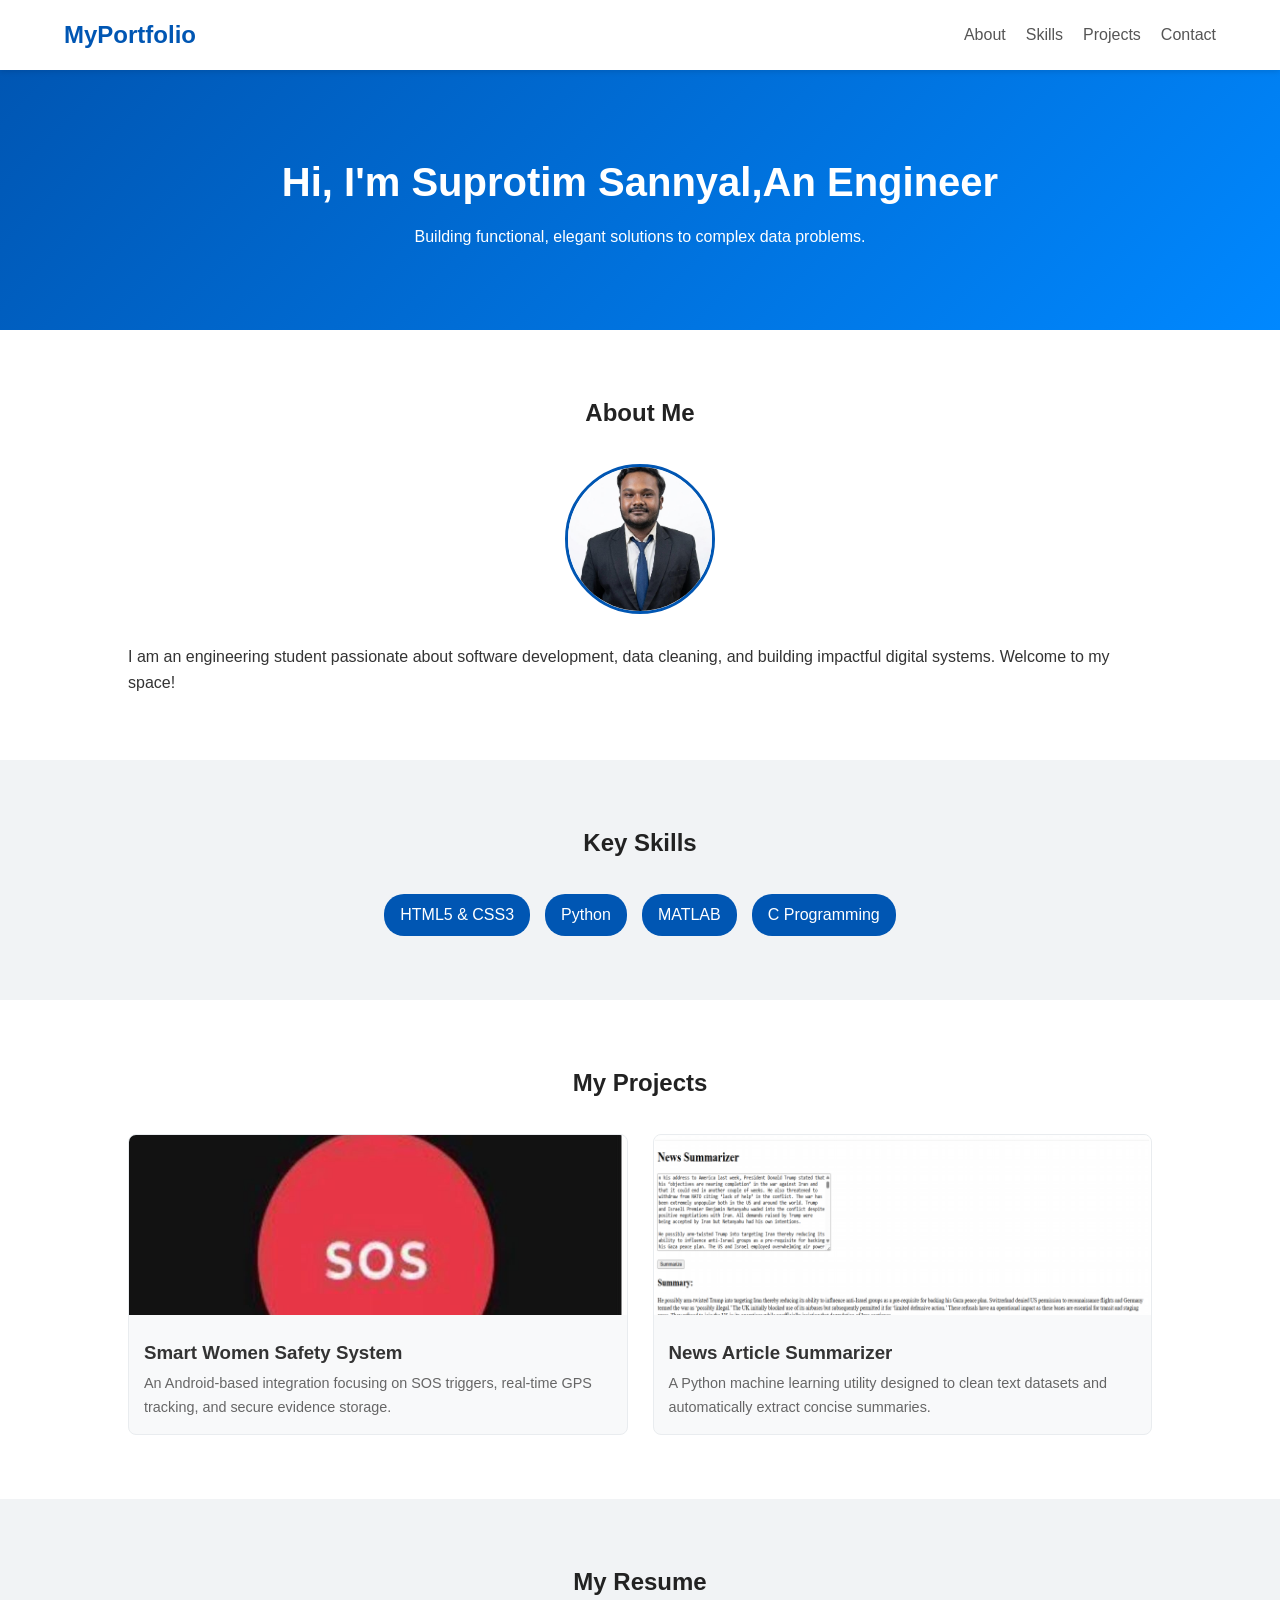
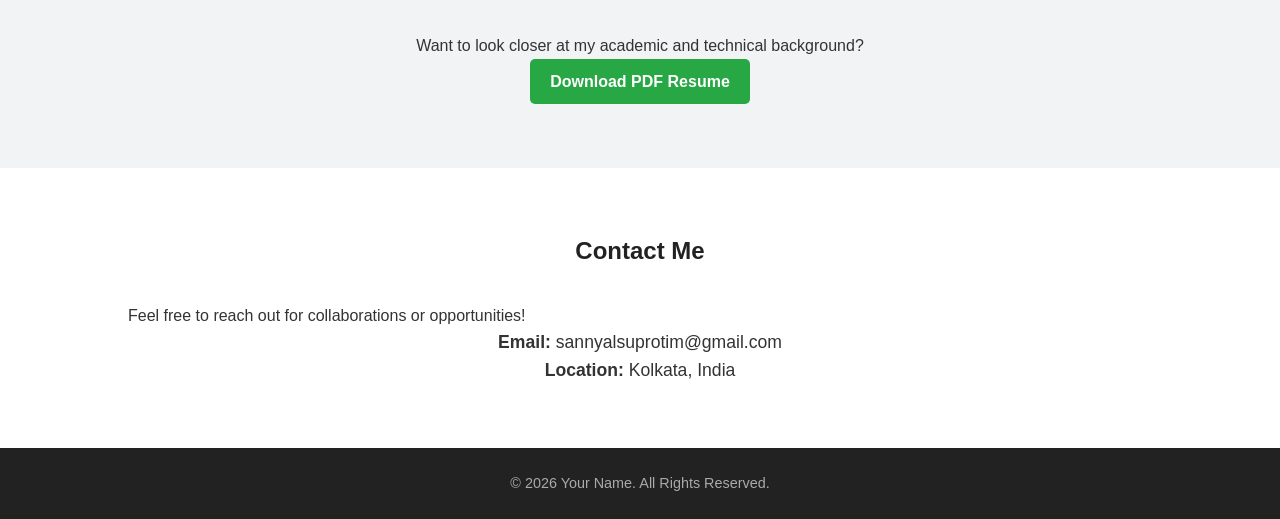
<file: Web Development Task1-Portfolio/index.html>
<!DOCTYPE html>
<html lang="en">
<head>
    <meta charset="UTF-8">
    <meta name="viewport" content="width=device-width, initial-scale=1.0">
    <title>My Personal Portfolio</title>
    <link rel="stylesheet" href="style.css">
</head>
<body>

    <header>
        <div class="logo">MyPortfolio</div>
        <nav>
            <ul>
                <li><a href="#about">About</a></li>
                <li><a href="#skills">Skills</a></li>
                <li><a href="#projects">Projects</a></li>
                <li><a href="#contact">Contact</a></li>
            </ul>
        </nav>
    </header>

    <section class="hero">
        <h1>Hi, I'm Suprotim Sannyal,An Engineer</h1>
        <p>Building functional, elegant solutions to complex data problems.</p>
    </section>

    <section id="about" class="section">
        <h2>About Me</h2>
        <div class="about-container">
            <img src="images/profile.jpg" alt="Your Name" class="profile-img">
            <p>I am an engineering student passionate about software development, data cleaning, and building impactful digital systems. Welcome to my space!</p>
        </div>
    </section>

    <section id="skills" class="section-alt">
        <h2>Key Skills</h2>
        <div class="skills-grid">
            <span class="skill-tag">HTML5 & CSS3</span>
            <span class="skill-tag">Python</span>
            <span class="skill-tag">MATLAB</span>
            <span class="skill-tag">C Programming</span>
        </div>
    </section>

    <section id="projects" class="section">
        <h2>My Projects</h2>
        <div class="projects-grid">
            
            <div class="project-card">
                <img src="images/project1.jpg" alt="Project 1 Screenshot">
                <h3>Smart Women Safety System</h3>
                <p>An Android-based integration focusing on SOS triggers, real-time GPS tracking, and secure evidence storage.</p>
            </div>

            <div class="project-card">
                <img src="images/project2.jpg" alt="Project 2 Screenshot">
                <h3>News Article Summarizer</h3>
                <p>A Python machine learning utility designed to clean text datasets and automatically extract concise summaries.</p>
            </div>

        </div>
    </section>

    <section id="resume" class="section-alt text-center">
        <h2>My Resume</h2>
        <p>Want to look closer at my academic and technical background?</p>
        <a href="resume.pdf" target="_blank" class="btn">Download PDF Resume</a>
    </section>

    <section id="contact" class="section">
        <h2>Contact Me</h2>
        <p>Feel free to reach out for collaborations or opportunities!</p>
        <div class="contact-info">
            <p><strong>Email:</strong> sannyalsuprotim@gmail.com</p>
            <p><strong>Location:</strong> Kolkata, India</p>
        </div>
    </section>

    <footer>
        <p>&copy; 2026 Your Name. All Rights Reserved.</p>
    </footer>

</body>
</html>
</file>
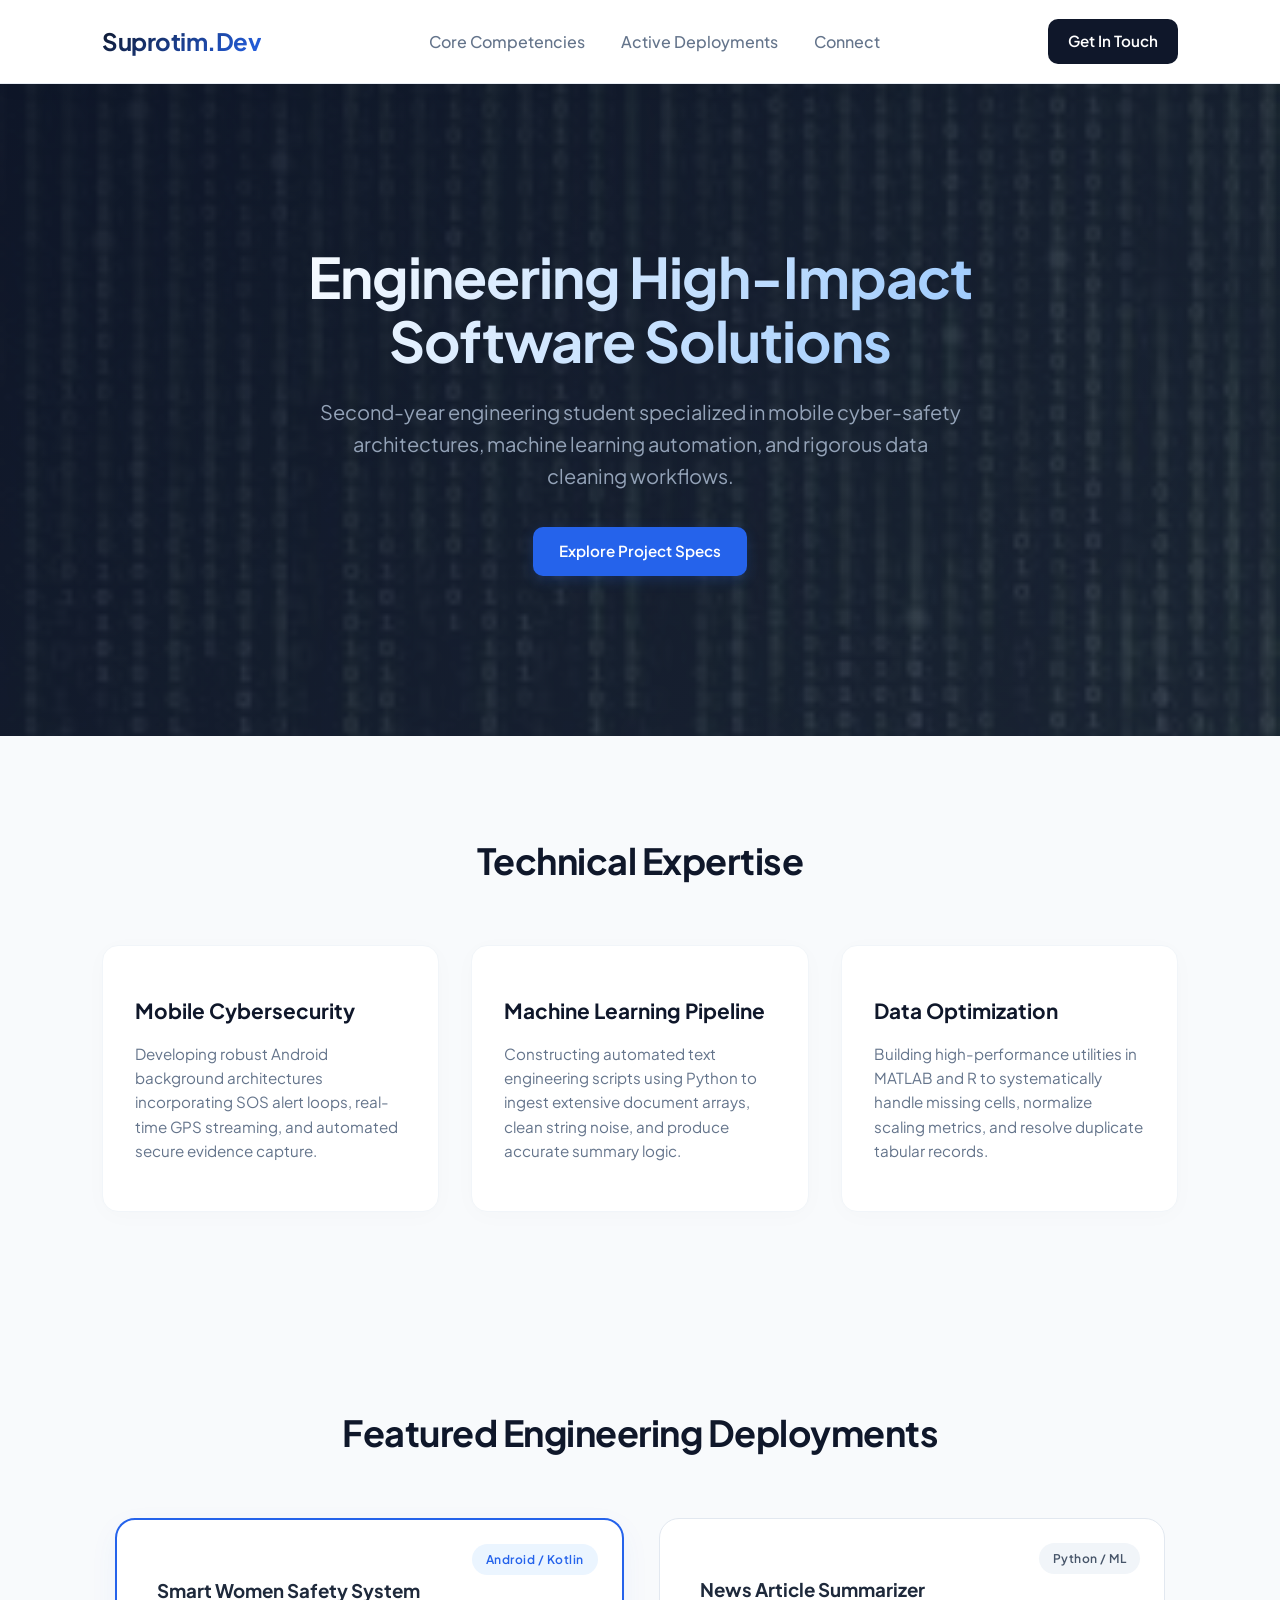
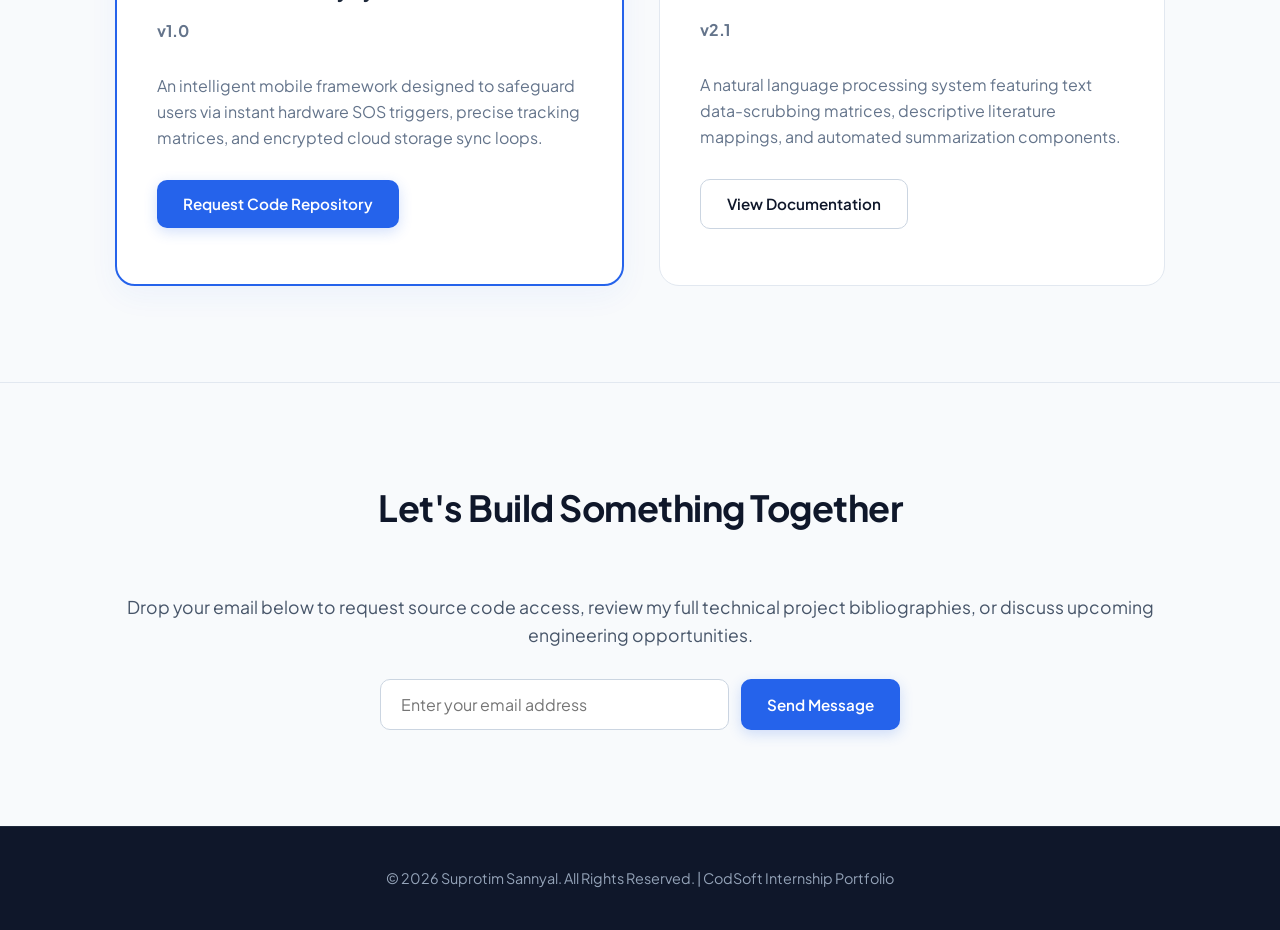
<file: Web Development Task2-LandingPage/index.html>
<!DOCTYPE html>
<html lang="en">
<head>
    <meta charset="UTF-8">
    <meta name="viewport" content="width=device-width, initial-scale=1.0">
    <title>Suprotim Sannyal | Technical Projects & Solutions</title>
    <link rel="stylesheet" href="style.css">
</head>
<body>

    <header>
        <div class="logo">Suprotim.Dev</div>
        <nav>
            <ul>
                <li><a href="#specialties">Core Competencies</a></li>
                <li><a href="#projects">Active Deployments</a></li>
                <li><a href="#cta">Connect</a></li>
            </ul>
        </nav>
        <a href="#cta" class="btn-nav">Get In Touch</a>
    </header>

    <section class="hero">
        <div class="hero-content">
            <h1>Engineering High-Impact Software Solutions</h1>
            <p>Second-year engineering student specialized in mobile cyber-safety architectures, machine learning automation, and rigorous data cleaning workflows.</p>
            <a href="#projects" class="btn-primary">Explore Project Specs</a>
        </div>
    </section>

    <section id="specialties" class="features-section">
        <h2>Technical Expertise</h2>
        <div class="features-grid">
            <div class="feature-card">
                <h3>Mobile Cybersecurity</h3>
                <p>Developing robust Android background architectures incorporating SOS alert loops, real-time GPS streaming, and automated secure evidence capture.</p>
            </div>
            <div class="feature-card">
                <h3>Machine Learning Pipeline</h3>
                <p>Constructing automated text engineering scripts using Python to ingest extensive document arrays, clean string noise, and produce accurate summary logic.</p>
            </div>
            <div class="feature-card">
                <h3>Data Optimization</h3>
                <p>Building high-performance utilities in MATLAB and R to systematically handle missing cells, normalize scaling metrics, and resolve duplicate tabular records.</p>
            </div>
        </div>
    </section>

    <section id="projects" class="product-section">
        <h2>Featured Engineering Deployments</h2>
        <div class="product-container">
            
            <div class="product-box special-box">
                <div class="badge premium">Android / Kotlin</div>
                <h3>Smart Women Safety System</h3>
                <p class="price">v1.0</p>
                <p>An intelligent mobile framework designed to safeguard users via instant hardware SOS triggers, precise tracking matrices, and encrypted cloud storage sync loops.</p>
                <a href="#cta" class="btn-primary">Request Code Repository</a>
            </div>

            <div class="product-box">
                <div class="badge">Python / ML</div>
                <h3>News Article Summarizer</h3>
                <p class="price">v2.1</p>
                <p>A natural language processing system featuring text data-scrubbing matrices, descriptive literature mappings, and automated summarization components.</p>
                <a href="#cta" class="btn-secondary">View Documentation</a>
            </div>

        </div>
    </section>

    <section id="cta" class="cta-section">
        <h2>Let's Build Something Together</h2>
        <p>Drop your email below to request source code access, review my full technical project bibliographies, or discuss upcoming engineering opportunities.</p>
        <div class="cta-form">
            <input type="email" placeholder="Enter your email address" required>
            <button class="btn-primary">Send Message</button>
        </div>
    </section>

    <footer>
        <p>&copy; 2026 Suprotim Sannyal. All Rights Reserved. | CodSoft Internship Portfolio</p>
    </footer>

</body>
</html>
</file>
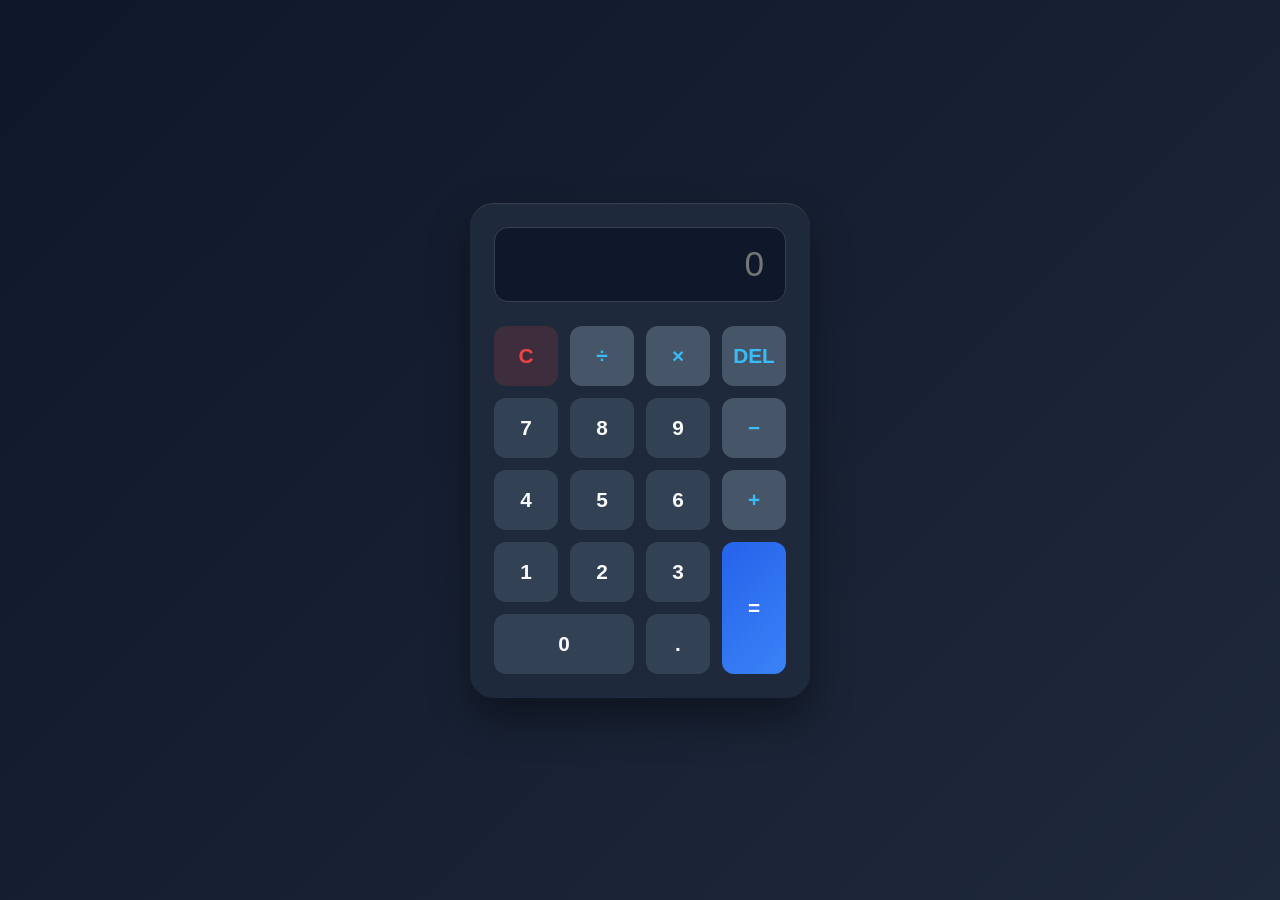
<file: Web Development Task3-Calculator/index.html>
<!DOCTYPE html>
<html lang="en">
<head>
    <meta charset="UTF-8">
    <meta name="viewport" content="width=device-width, initial-scale=1.0">
    <title>Suprotim Sannyal | Interactive Calculator</title>
    <link rel="stylesheet" href="style.css">
</head>
<body>

    <div class="calculator-container">
        <input type="text" id="display" readonly placeholder="0">

        <div class="buttons-grid">
            <button class="btn clear" onclick="clearDisplay()">C</button>
            <button class="btn operator" onclick="appendValue('/')">÷</button>
            <button class="btn operator" onclick="appendValue('*')">×</button>
            <button class="btn operator" onclick="deleteLast()">DEL</button>

            <button class="btn font-num" onclick="appendValue('7')">7</button>
            <button class="btn font-num" onclick="appendValue('8')">8</button>
            <button class="btn font-num" onclick="appendValue('9')">9</button>
            <button class="btn operator" onclick="appendValue('-')">−</button>

            <button class="btn font-num" onclick="appendValue('4')">4</button>
            <button class="btn font-num" onclick="appendValue('5')">5</button>
            <button class="btn font-num" onclick="appendValue('6')">6</button>
            <button class="btn operator" onclick="appendValue('+')">+</button>

            <button class="btn font-num" onclick="appendValue('1')">1</button>
            <button class="btn font-num" onclick="appendValue('2')">2</button>
            <button class="btn font-num" onclick="appendValue('3')">3</button>
            <button class="btn equal" onclick="calculateResult()">=</button>

            <button class="btn font-num zero" onclick="appendValue('0')">0</button>
            <button class="btn font-num" onclick="appendValue('.')">.</button>
        </div>
    </div>

    <script src="script.js"></script>
</body>
</html>
</file>
<file: Web Development Task1-Portfolio/style.css>
/* Universal Resets */
* {
    margin: 0;
    padding: 0;
    box-sizing: border-box;
    font-family: 'Segoe UI', Tahoma, Geneva, Verdana, sans-serif;
    scroll-behavior: smooth;
}

body {
    background-color: #f8f9fa;
    color: #333;
    line-height: 1.6;
}

/* Header & Navigation */
header {
    background-color: #ffffff;
    display: flex;
    justify-content: space-between;
    align-items: center;
    padding: 1rem 5%;
    position: sticky;
    top: 0;
    box-shadow: 0 2px 5px rgba(0,0,0,0.1);
    z-index: 1000;
}

.logo {
    font-weight: bold;
    font-size: 1.5rem;
    color: #0056b3;
}

nav ul {
    display: flex;
    list-style: none;
}

nav ul li {
    margin-left: 20px;
}

nav ul li a {
    text-decoration: none;
    color: #555;
    font-weight: 500;
    transition: color 0.3s;
}

nav ul li a:hover {
    color: #0056b3;
}

/* Hero Section */
.hero {
    background: linear-gradient(135deg, #0056b3, #0088ff);
    color: white;
    text-align: center;
    padding: 5rem 1rem;
}

.hero h1 {
    font-size: 2.5rem;
    margin-bottom: 10px;
}

/* General Sections */
.section {
    padding: 4rem 10%;
    background-color: #ffffff;
}

.section-alt {
    padding: 4rem 10%;
    background-color: #f1f3f5;
}

h2 {
    text-align: center;
    margin-bottom: 2rem;
    position: relative;
    color: #222;
}

/* About Section Styles */
.about-container {
    display: flex;
    align-items: center;
    gap: 30px;
    flex-wrap: wrap;
    justify-content: center;
}

.profile-img {
    width: 150px;
    height: 150px;
    border-radius: 50%;
    object-fit: cover;
    border: 3px solid #0056b3;
}

/* Skills Badges */
.skills-grid {
    display: flex;
    justify-content: center;
    gap: 15px;
    flex-wrap: wrap;
}

.skill-tag {
    background-color: #0056b3;
    color: white;
    padding: 8px 16px;
    border-radius: 20px;
    font-weight: 500;
}

/* Projects Layout */
.projects-grid {
    display: grid;
    grid-template-columns: repeat(auto-fit, minmax(280px, 1fr));
    gap: 25px;
}

.project-card {
    background-color: #f8f9fa;
    border: 1px solid #e9ecef;
    border-radius: 8px;
    overflow: hidden;
    transition: transform 0.3s;
}

.project-card:hover {
    transform: translateY(-5s);
    box-shadow: 0 5px 15px rgba(0,0,0,0.1);
}

.project-card img {
    width: 100%;
    height: 180px;
    object-fit: cover;
}

.project-card h3 {
    padding: 15px 15px 5px 15px;
}

.project-card p {
    padding: 0 15px 15px 15px;
    font-size: 0.9rem;
    color: #666;
}

/* Buttons */
.text-center { text-align: center; }
.btn {
    display: inline-block;
    background-color: #28a745;
    color: white;
    padding: 10px 20px;
    text-decoration: none;
    border-radius: 5px;
    font-weight: bold;
    transition: background 0.3s;
}

.btn:hover {
    background-color: #218838;
}

/* Contact & Footer */
.contact-info {
    text-align: center;
    font-size: 1.1rem;
}

footer {
    background-color: #222;
    color: #aaa;
    text-align: center;
    padding: 1.5rem;
    font-size: 0.9rem;
}
</file>
<file: Web Development Task2-LandingPage/style.css>
/* Import Modern Google Fonts */
@import url('https://fonts.googleapis.com/css2?family=Plus+Jakarta+Sans:wght@400;500;600;700&display=swap');

/* Universal Resets & Layout Settings */
* {
    margin: 0;
    padding: 0;
    box-sizing: border-box;
    font-family: 'Plus Jakarta Sans', sans-serif;
    scroll-behavior: smooth;
}

body {
    background-color: #f8fafc;
    color: #1e293b;
    line-height: 1.6;
}

/* Premium Sticky Navigation Bar */
header {
    background-color: rgba(255, 255, 255, 0.9);
    backdrop-filter: blur(12px); /* Blurred glass effect */
    display: flex;
    justify-content: space-between;
    align-items: center;
    padding: 1.2rem 8%;
    position: sticky;
    top: 0;
    box-shadow: 0 4px 20px rgba(0, 0, 0, 0.03);
    z-index: 1000;
    border-bottom: 1px solid rgba(226, 232, 240, 0.8);
}

.logo {
    font-weight: 700;
    font-size: 1.5rem;
    background: linear-gradient(135deg, #0f172a, #2563eb);
    -webkit-background-clip: text;
    -webkit-text-fill-color: transparent; /* Makes logo a clean color gradient */
    letter-spacing: -0.5px;
}

nav ul {
    display: flex;
    list-style: none;
}

nav ul li {
    margin: 0 18px;
}

nav ul li a {
    text-decoration: none;
    color: #64748b;
    font-weight: 500;
    transition: color 0.25s ease;
}

nav ul li a:hover {
    color: #2563eb;
}

/* Upgraded Hero Banner Section with Glass Overlay */
.hero {
    position: relative;
    background: linear-gradient(135deg, rgba(15, 23, 42, 0.95), rgba(30, 41, 59, 0.85)), url('images/hero-bg.jpg') no-repeat center center/cover;
    color: white;
    text-align: center;
    padding: 10rem 1rem;
    overflow: hidden;
}

.hero-content {
    max-width: 800px;
    margin: 0 auto;
    animation: fadeInUp 0.8s ease-out; /* Smooth slide-in animation */
}

.hero h1 {
    font-size: 3.5rem;
    font-weight: 700;
    margin-bottom: 24px;
    line-height: 1.15;
    letter-spacing: -1px;
    background: linear-gradient(120deg, #ffffff, #93c5fd);
    -webkit-background-clip: text;
    -webkit-text-fill-color: transparent;
}

.hero p {
    font-size: 1.25rem;
    margin-bottom: 35px;
    color: #94a3b8;
    max-width: 650px;
    margin-left: auto;
    margin-right: auto;
}

/* 3-Column Specialties Cards section */
.features-section, .product-section {
    padding: 6rem 8%;
    text-align: center;
}

h2 {
    font-size: 2.25rem;
    font-weight: 700;
    margin-bottom: 3.5rem;
    color: #0f172a;
    letter-spacing: -0.5px;
}

.features-grid {
    display: grid;
    grid-template-columns: repeat(auto-fit, minmax(300px, 1fr));
    gap: 32px;
}

.feature-card {
    background-color: #ffffff;
    padding: 3rem 2rem;
    border-radius: 16px;
    box-shadow: 0 4px 25px rgba(0, 0, 0, 0.02);
    transition: all 0.3s cubic-bezier(0.4, 0, 0.2, 1);
    border: 1px solid #f1f5f9;
    text-align: left;
}

.feature-card:hover {
    transform: translateY(-8px);
    box-shadow: 0 20px 40px rgba(37, 99, 235, 0.06);
    border-color: rgba(37, 99, 235, 0.2);
}

.feature-card h3 {
    margin-bottom: 14px;
    color: #0f172a;
    font-size: 1.3rem;
}

.feature-card p {
    color: #64748b;
    font-size: 0.95rem;
}

/* Side-by-Side Project Containers */
.product-container {
    display: flex;
    justify-content: center;
    gap: 35px;
    flex-wrap: wrap;
    max-width: 1050px;
    margin: 0 auto;
}

.product-box {
    background-color: #ffffff;
    border: 1px solid #e2e8f0;
    padding: 3.5rem 2.5rem;
    border-radius: 20px;
    flex: 1;
    min-width: 320px;
    position: relative;
    text-align: left;
    transition: all 0.3s cubic-bezier(0.4, 0, 0.2, 1);
}

.product-box:hover {
    transform: translateY(-4px);
    box-shadow: 0 15px 35px rgba(0, 0, 0, 0.04);
}

.special-box {
    border: 2px solid #2563eb;
    box-shadow: 0 10px 30px rgba(37, 99, 235, 0.05);
}

.badge {
    position: absolute;
    top: 24px;
    right: 24px;
    background-color: #f1f5f9;
    color: #475569;
    padding: 6px 14px;
    font-size: 0.75rem;
    font-weight: 600;
    border-radius: 30px;
    letter-spacing: 0.5px;
}

.badge.premium {
    background-color: #ebf5ff;
    color: #2563eb;
}

.price {
    font-size: 2rem;
    font-weight: 700;
    color: #2563eb;
    margin: 12px 0 20px 0;
}

.product-box p {
    color: #64748b;
    font-size: 1rem;
    margin-bottom: 30px;
}

/* Interactive Modern Subscription Box Box */
.cta-section {
    background-color: #f8fafc;
    border-top: 1px solid #e2e8f0;
    padding: 6rem 8%;
    text-align: center;
}

.cta-section p {
    margin-bottom: 30px;
    font-size: 1.1rem;
    color: #475569;
}

.cta-form {
    display: flex;
    justify-content: center;
    max-width: 520px;
    margin: 0 auto;
    gap: 12px;
}

.cta-form input {
    flex: 1;
    padding: 14px 20px;
    border: 1px solid #cbd5e1;
    border-radius: 10px;
    font-size: 1rem;
    outline: none;
    transition: all 0.2s;
    background-color: white;
}

.cta-form input:focus {
    border-color: #2563eb;
    box-shadow: 0 0 0 4px rgba(37, 99, 235, 0.1);
}

/* Reusable Interactive Buttons */
.btn-nav, .btn-primary, .btn-secondary {
    display: inline-block;
    padding: 12px 26px;
    text-decoration: none;
    font-weight: 600;
    border-radius: 10px;
    transition: all 0.2s ease;
    font-size: 0.95rem;
    border: none;
    cursor: pointer;
}

.btn-nav {
    background-color: #0f172a;
    color: white;
    padding: 10px 20px;
}

.btn-nav:hover {
    background-color: #2563eb;
    transform: translateY(-1px);
}

.btn-primary {
    background-color: #2563eb;
    color: white;
    box-shadow: 0 4px 14px rgba(37, 99, 235, 0.2);
}

.btn-primary:hover {
    background-color: #1d4ed8;
    transform: translateY(-2px);
    box-shadow: 0 6px 20px rgba(37, 99, 235, 0.3);
}

.btn-secondary {
    background-color: #ffffff;
    color: #0f172a;
    border: 1px solid #cbd5e1;
}

.btn-secondary:hover {
    background-color: #f8fafc;
    border-color: #94a3b8;
    transform: translateY(-2px);
}

/* Minimalist Dark Footer */
footer {
    background-color: #0f172a;
    color: #94a3b8;
    text-align: center;
    padding: 2.5rem;
    font-size: 0.9rem;
    border-top: 1px solid #1e293b;
}

/* Animations Logic */
@keyframes fadeInUp {
    from {
        opacity: 0;
        transform: translateY(20px);
    }
    to {
        opacity: 1;
        transform: translateY(0);
    }
}
</file>
<file: Web Development Task3-Calculator/style.css>
/* Styling Configurations */
* {
    margin: 0;
    padding: 0;
    box-sizing: border-box;
    font-family: 'Segoe UI', Tahoma, Geneva, Verdana, sans-serif;
}

body {
    background: linear-gradient(135deg, #0f172a, #1e293b);
    min-height: 100vh;
    display: flex;
    justify-content: center;
    align-items: center;
}

/* Main Calculator Container Housing */
.calculator-container {
    background-color: #1e293b;
    padding: 24px;
    border-radius: 24px;
    box-shadow: 0 20px 40px rgba(0, 0, 0, 0.4), inset 0 1px 0 rgba(255, 255, 255, 0.1);
    width: 340px;
}

/* Glass Screen Viewport Output */
#display {
    width: 100%;
    height: 75px;
    background-color: #0f172a;
    border: 1px solid #334155;
    border-radius: 14px;
    color: #38bdf8;
    font-size: 2.2rem;
    text-align: right;
    padding: 0 20px;
    margin-bottom: 24px;
    outline: none;
    letter-spacing: 1px;
}

/* CSS Grid Alignment System */
.buttons-grid {
    display: grid;
    grid-template-columns: repeat(4, 1fr); /* 4 Columns of equal width */
    gap: 12px;
}

/* Button Foundation Basics */
.btn {
    height: 60px;
    border: none;
    border-radius: 12px;
    font-size: 1.3rem;
    font-weight: 600;
    cursor: pointer;
    transition: all 0.15s ease;
    background-color: #334155;
    color: #f8fafc;
}

.btn:active {
    transform: scale(0.95);
}

/* Button Category Color Palette Customizations */
.font-num {
    background-color: #334155;
}
.font-num:hover { background-color: #475569; }

.operator {
    background-color: #475569;
    color: #38bdf8;
}
.operator:hover { background-color: #64748b; color: #7dd3fc; }

.clear {
    background-color: rgba(239, 68, 68, 0.15);
    color: #ef4444;
}
.clear:hover { background-color: #ef4444; color: white; }

/* Grid Structural Spanning Adjustments */
.zero {
    grid-column: span 2; /* Makes the 0 button wider */
}

.equal {
    grid-row: span 2; /* Makes the equal button taller */
    height: 132px;
    background: linear-gradient(135deg, #2563eb, #3b82f6);
    color: white;
}
.equal:hover { 
    background: linear-gradient(135deg, #1d4ed8, #2563eb);
    box-shadow: 0 0 15px rgba(59, 130, 246, 0.4);
}
</file>
